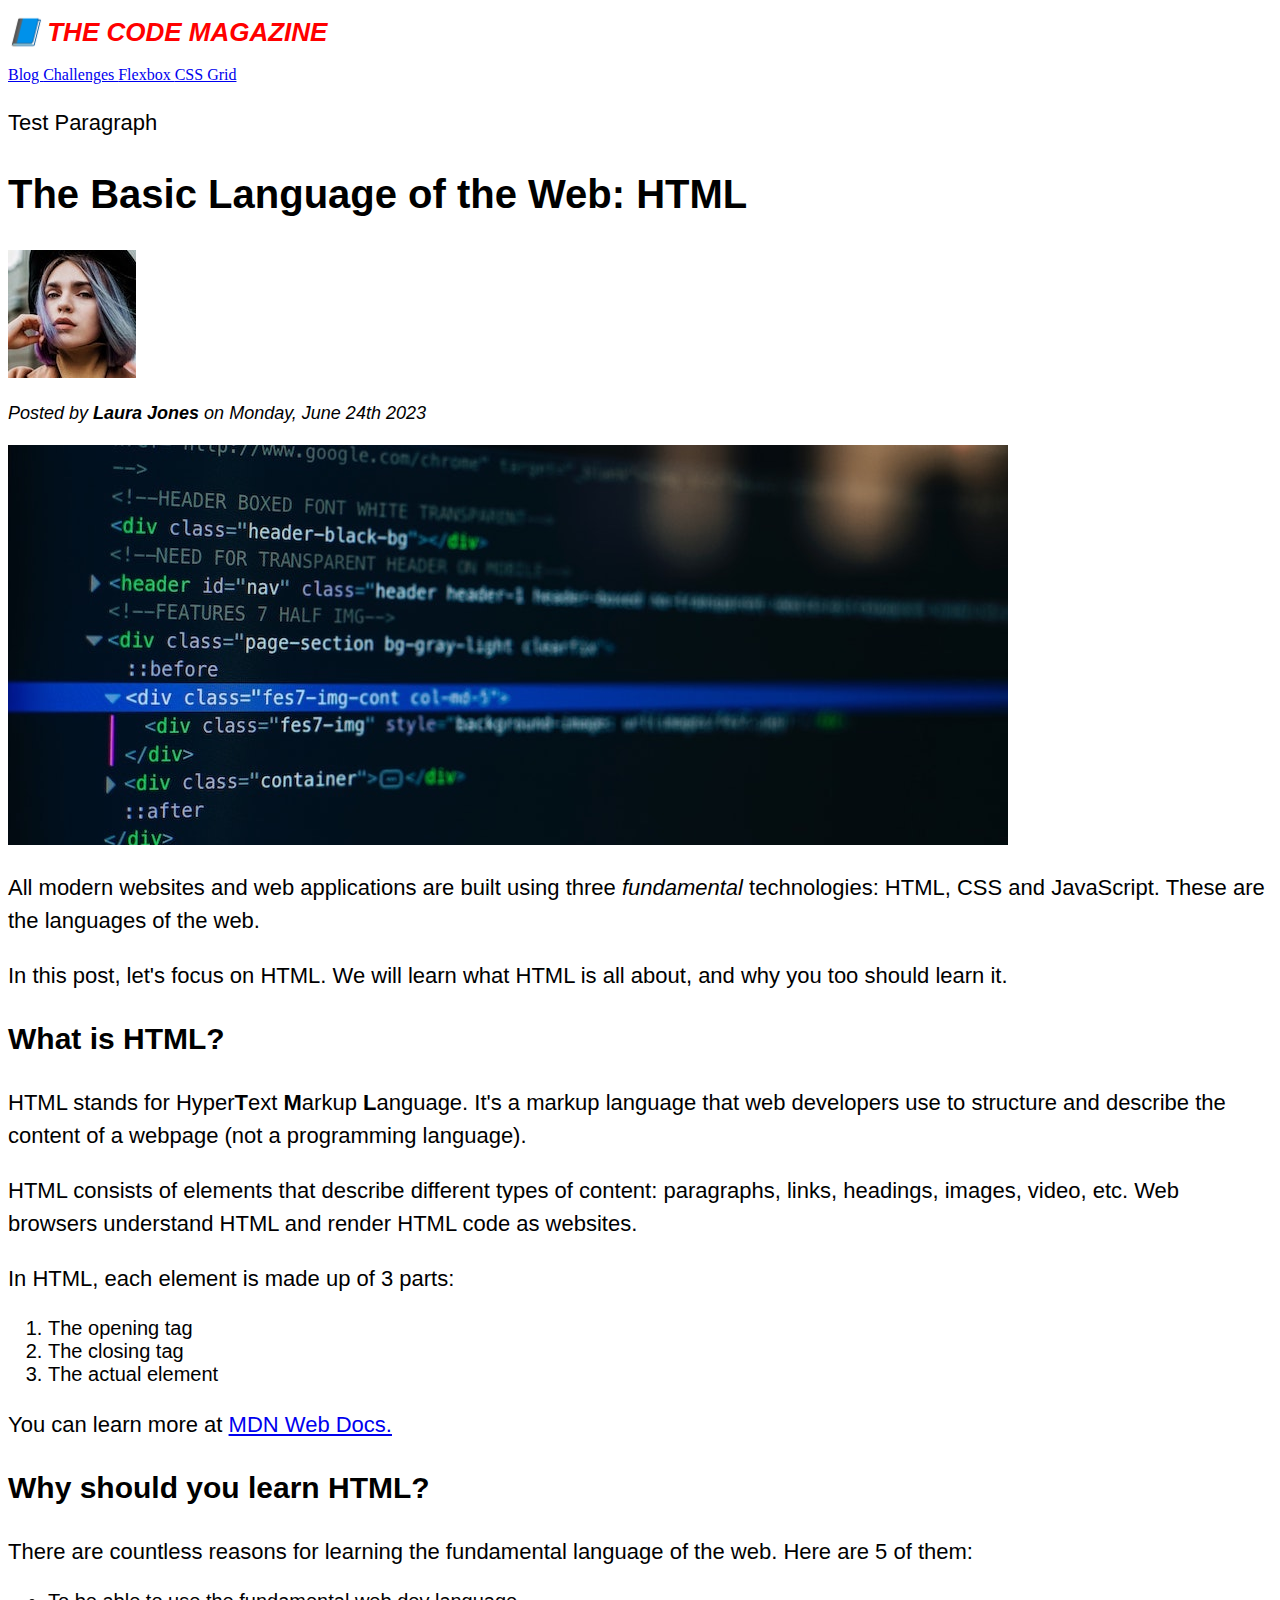
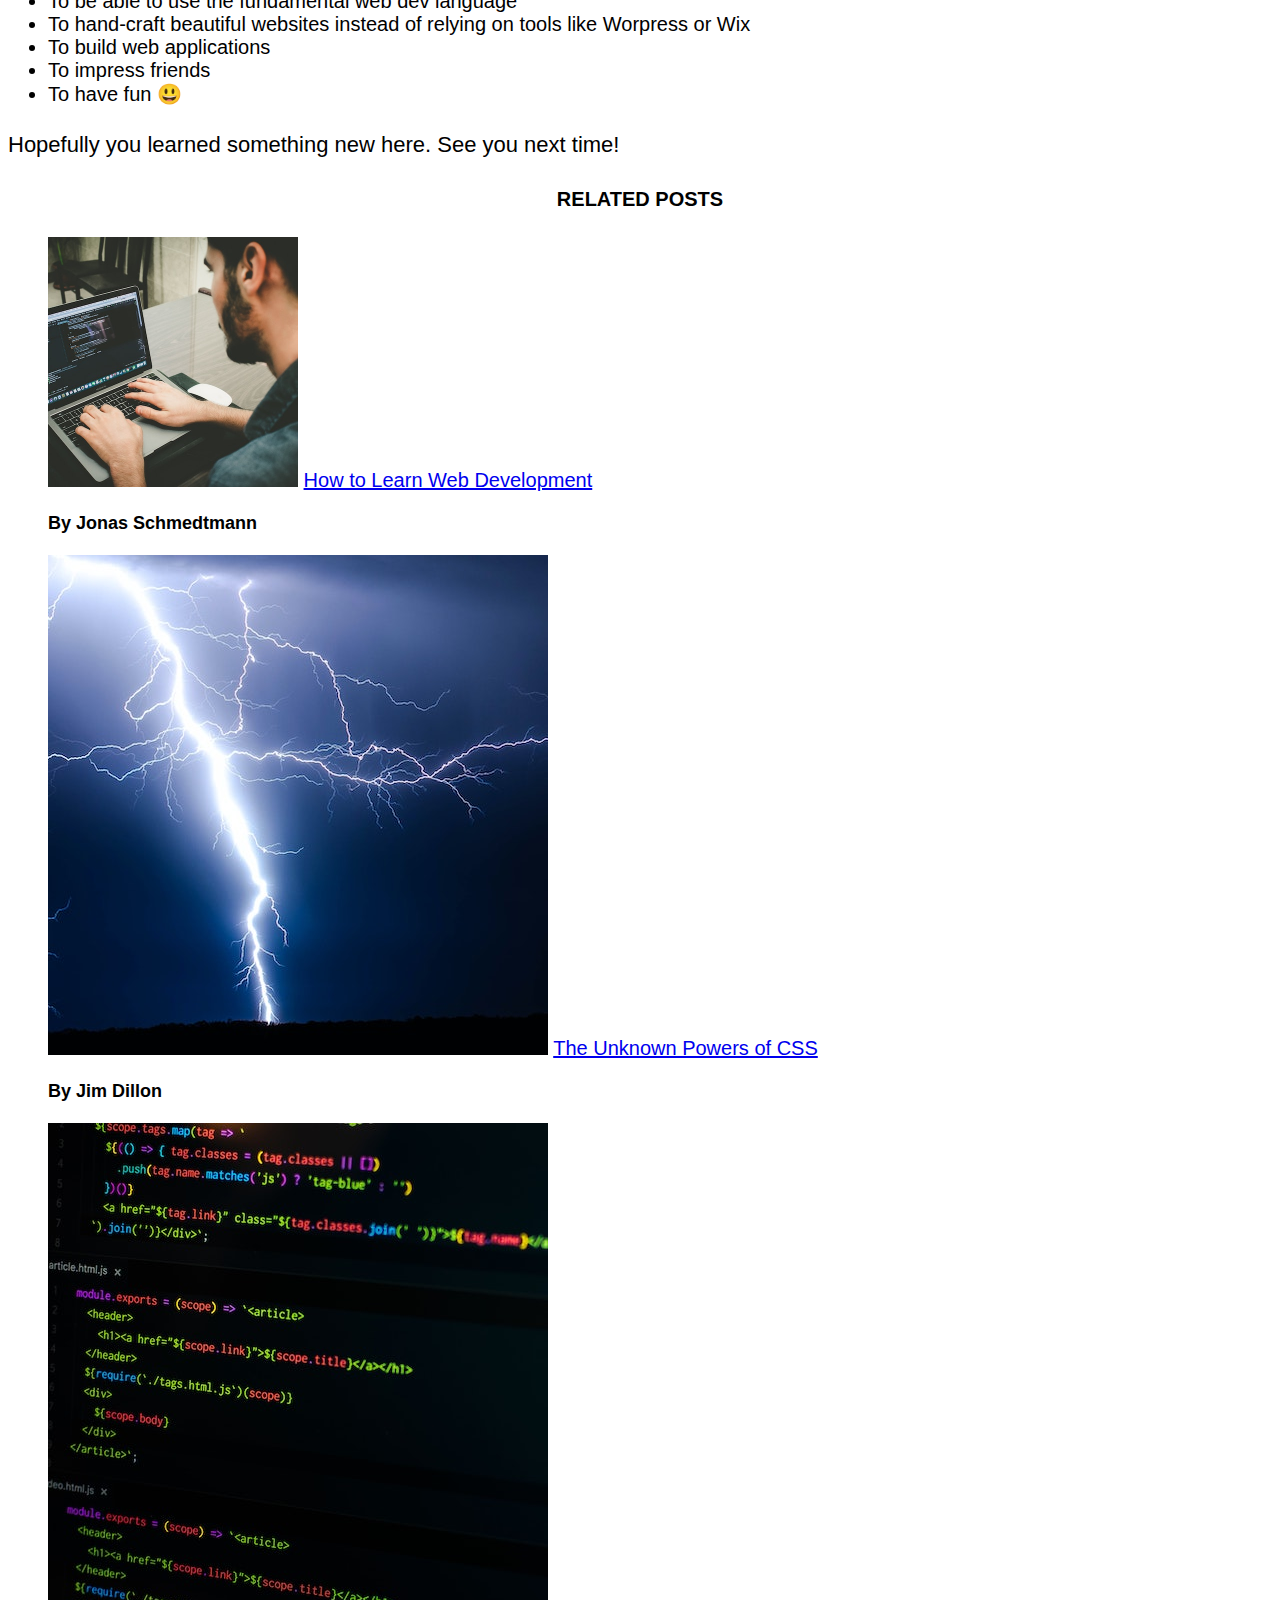
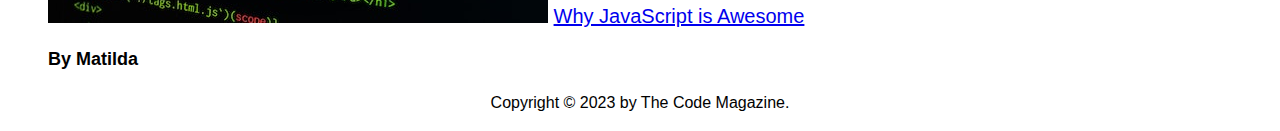
<file: 03-CSS_Fundamentals/index.html>
<!DOCTYPE html>
<html lang="en">
<head>
  <meta charset="UTF-8">
  <meta name="viewport" content="width=device-width, initial-scale=1.0">
  <title>The Code Magazine</title>

  <link rel="stylesheet" href="style.css">
  <!-- the link element is used to let the html document know that a css file is linked to it 
  so that we can modify the elements by the use of the css in an external way

  in case of html - the file by convention should be called index.html 
  but for css files we can call it whatever we want -->

  <!-- 
    so the thing is that we can write css code either in internal or in inline ways 
    but that would create problems in the future ,cause lets say we write the css in internal way so what will happen that if 
    there is 500+ lines of code in css it will bloat the entire html document 

    also we never mix internal and inline css together , we call it separation of concerns 
    Software engineering principles 


   -->
</head>


<body>

    <header>
        <h1>
          📘 The Code Magazine
        </h1>  

        <nav>
            <a href="#">
              Blog
            </a>
            <!-- Without the href attribute the anchor element is useless. if we put some content inside the a tag then it is just simle text  -->
            <!-- when we want to go the same page we are at , then we use # value in the href attribute -->
            <a href="#">
              Challenges
            </a>
            <a href="#">
              Flexbox
            </a>
            <a href="#">
              CSS Grid 
            </a>
        </nav>

        <p>Test Paragraph</p>

    </header>

    <article>


      <header>
          <h2>
            The Basic Language of the Web: HTML

          </h2>

          <img src="./img/laura-jones.jpg" alt="laura-jones" >
          <!-- for the width and height use half of the actual resolution like example 
          1000x1200 means height = 500 and width = 600  -->
          <p id="author">
            Posted by <strong>Laura Jones</strong> on Monday, June 24th 2023
          </p>
          <img src="./img/post-img.jpg" alt="post-img">
      </header>


      <p>
        All modern websites and web applications are built using three <em>fundamental</em> technologies: HTML, CSS and JavaScript. These are the languages of the web.
      </p>
      <p>
        In this post, let's focus on HTML. We will learn what HTML is all about, and why you too should learn it.
      </p>
      <h3>
        What is HTML?
      </h3>
      <p>
        HTML stands for <stong>H</stong>yper<strong>T</strong>ext <strong>M</strong>arkup <strong>L</strong>anguage. It's a markup language that web developers use to structure and describe the content of a webpage (not a programming language).
      </p>
      <p>
        HTML consists of elements that describe different types of content: paragraphs, links, headings, images, video, etc. Web browsers understand HTML and render HTML code as websites.
      </p>
      <p>
        In HTML, each element is made up of 3 parts:
      </p>
      <ol>
        <li>
          The opening tag
        </li>
        <li>
          The closing tag
        </li>
        <li>
          The actual element
        </li>
      </ol>
      <p>
        You can learn more at <a href="https://developer.mozilla.org/en-US/docs/Web/HTML" target="_blank">MDN Web Docs.</a>
      </p>
      <h3>
        Why should you learn HTML?
      </h3>
      <p>
        There are countless reasons for learning the fundamental language of the web. Here are 5 of them:
      </p>

      <ul>
        <li>
          To be able to use the fundamental web dev language
        </li>
        <li>
          To hand-craft beautiful websites instead of relying on tools like Worpress or Wix
        </li>
        <li>
          To build web applications
        </li>
        <li>
          To impress friends
        </li>
        <li>
          To have fun 😃
        </li>
      </ul>
      
      <p>
        Hopefully you learned something new here. See you next time!
      </p>
  </article>


<aside>
        <h4>
          Related posts
        </h4>
        <ul class="related">
          <li>
            <img src="./img/related-1.jpg" alt="related-1" width="250" height="250">
            <a href="index.html" target="_self">
              How to Learn Web Development
            </a>
            <p class="related_author">
              By Jonas Schmedtmann
            </p>
          </li>
          <li>
            <img src="./img/related-2.jpg" alt="related-2">
            <a href="index.html" target="_self">
              The Unknown Powers of CSS
            </a>
            <p class="related_author">
              By Jim Dillon
            </p>
          </li>
          <li>
            <img src="./img/related-3.jpg" alt="related-3">
            <a href="index.html" target="_self">
              Why JavaScript is Awesome
            </a>
            <p class="related_author">
              By Matilda
            </p>
          </li>

        </ul>
  </aside>

  <footer>
    <p id="copyright">
      Copyright &copy; 2023 by The Code Magazine.
      <!-- we can use p tag also and here we are using it  -->
    </p>
   
  </footer>
</body>


</html>

<!-- it is very important to group elements into logical parts as it is important  in html 5 and also is used for styling in CSS  -->
<!-- aside element is used for secondary info to that of the primary info of a page  -->
</file>
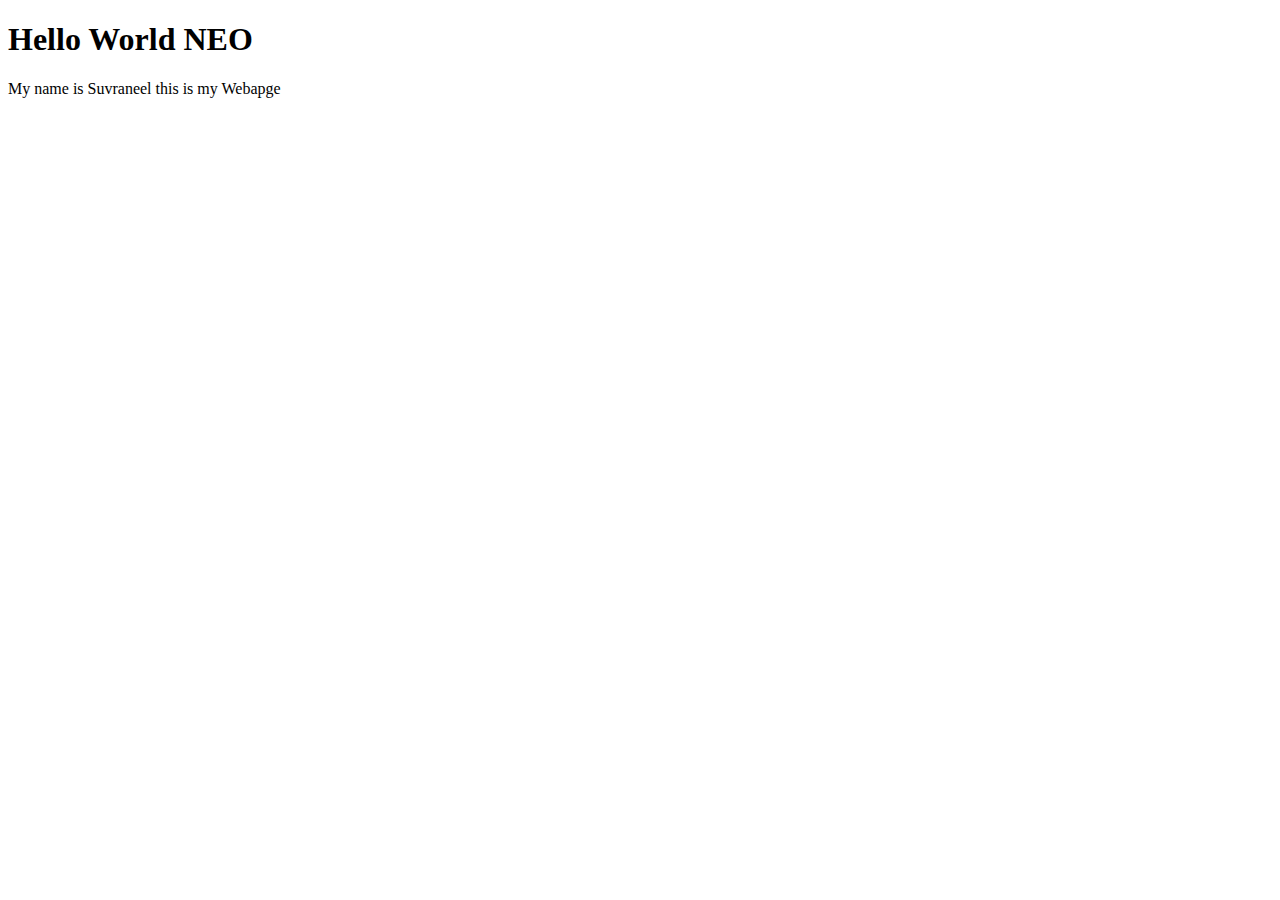
<file: O1_Welcome/index.html>
<!DOCTYPE html>
<html lang="en">
  <head>
    <meta charset="UTF-8" />
    <meta http-equiv="X-UA-Compatible" content="IE=edge" />
    <meta name="viewport" content="width=device-width, initial-scale=1.0" />
    <title>My Webapge</title>
  </head>
  <body>
    <h1>Hello World NEO</h1>
    <p>My name is Suvraneel this is my Webapge</p>
  </body>
</html>
<!-- index is the entry point 
to any website
all websites need to have an index.html file  -->
<!-- prettier extension helps us to format the code in a nice way  -->
</file>
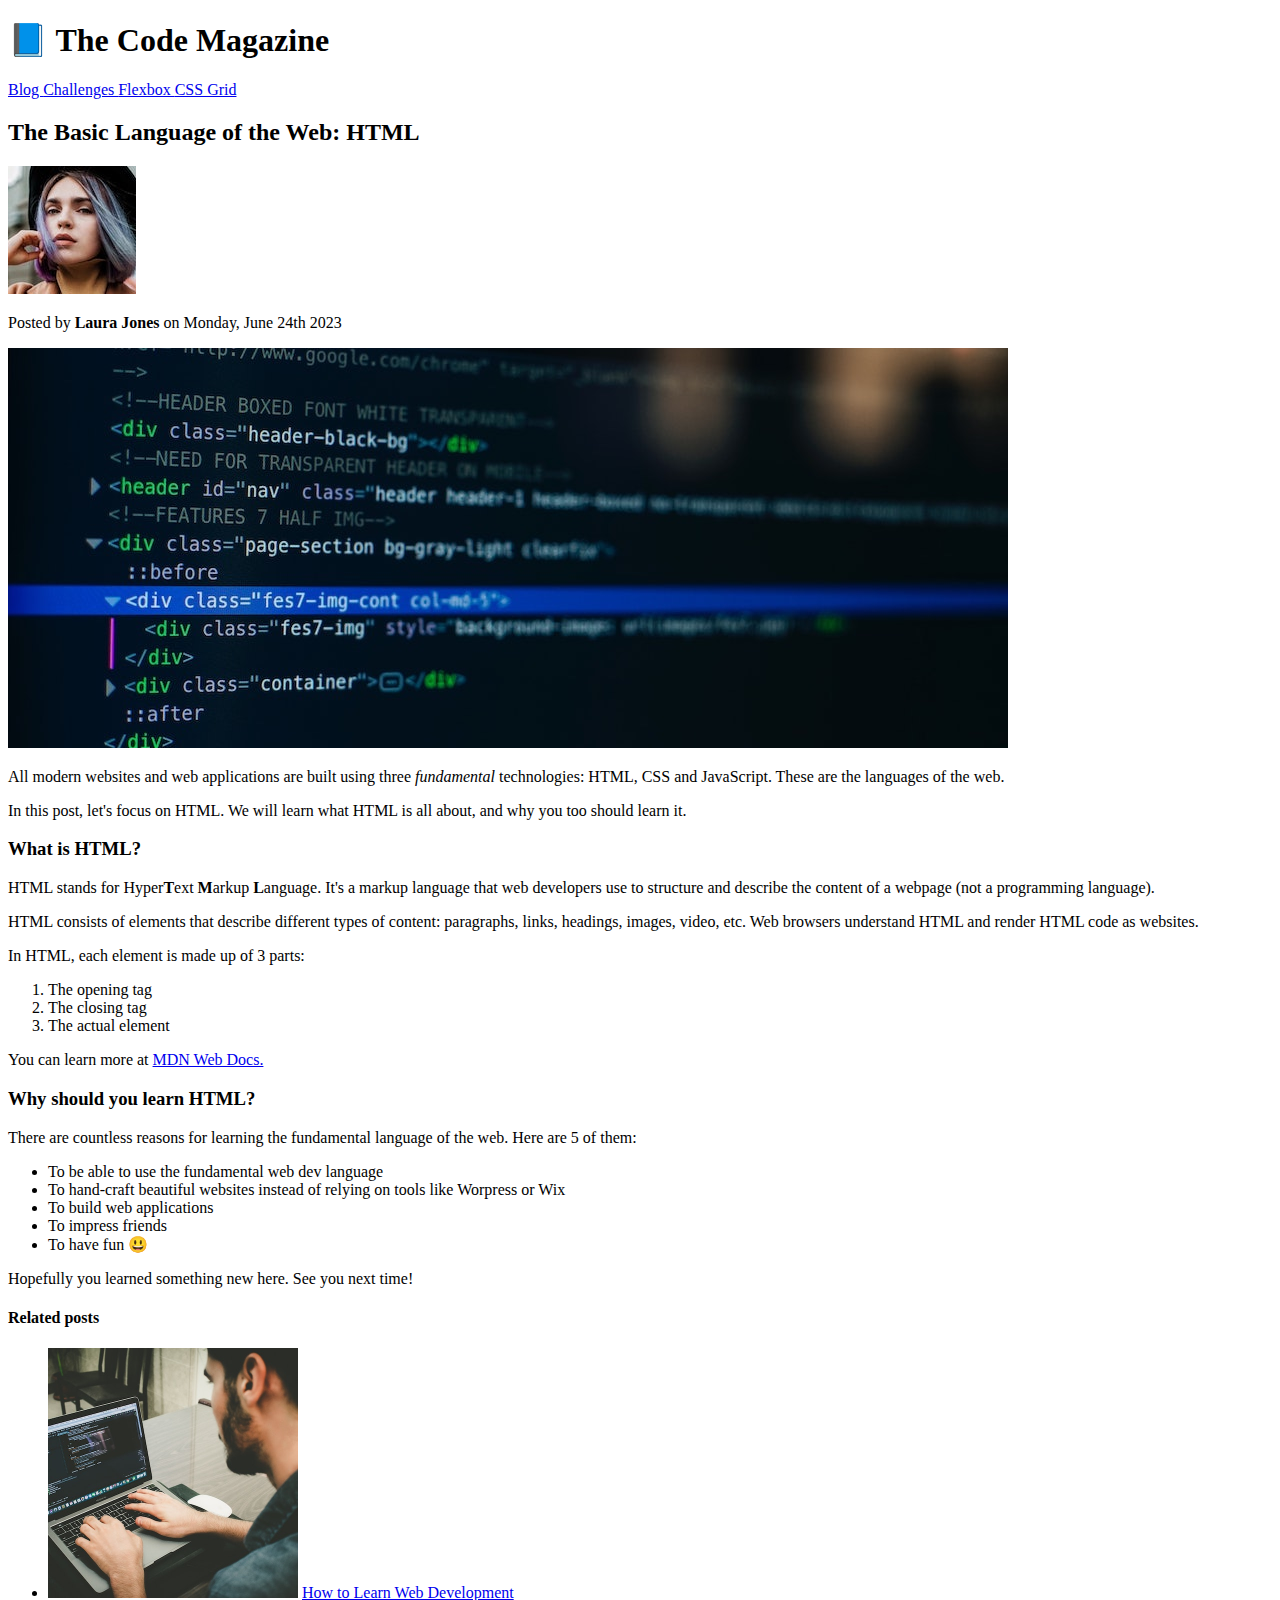
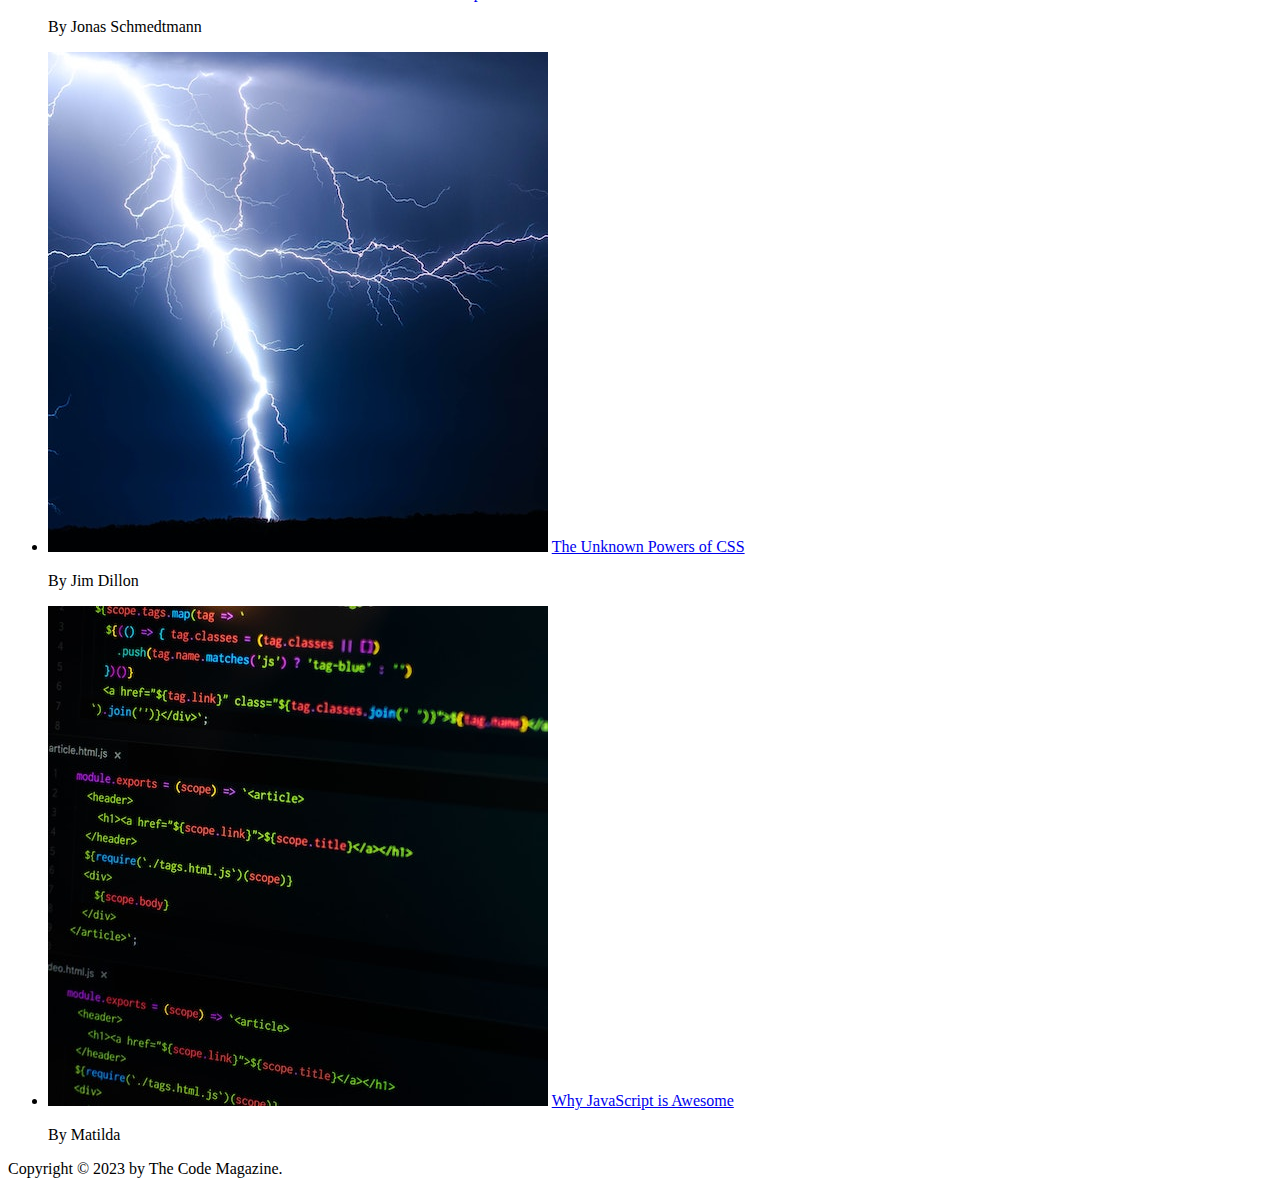
<file: O2_HTML_Fundamentals/index.html>
<!DOCTYPE html>
<html lang="en">
<head>
  <meta charset="UTF-8">
  <meta name="viewport" content="width=device-width, initial-scale=1.0">
  <title>The Code Magazine</title>
</head>


<body>

    <header>
        <h1>
          📘 The Code Magazine
        </h1>  

        <nav>
            <a href="Blog.html">
              Blog
            </a>
            <!-- Without the href attribute the anchor element is useless. if we put some content inside the a tag then it is just simle text  -->
            <!-- when we want to go the same page we are at , then we use # value in the href attribute -->
            <a href="#">
              Challenges
            </a>
            <a href="Flexbox.html">
              Flexbox
            </a>
            <a href="Css Grid.html">
              CSS Grid 
            </a>
        </nav>
    </header>

    <article>


      <header>
          <h2>
            The Basic Language of the Web: HTML

          </h2>

          <img src="./img/laura-jones.jpg" alt="laura-jones" >
          <!-- for the width and height use half of the actual resolution like example 
          1000x1200 means height = 500 and width = 600  -->
          <p>
            Posted by <strong>Laura Jones</strong> on Monday, June 24th 2023
          </p>
          <img src="./img/post-img.jpg" alt="post-img">
      </header>


      <p>
        All modern websites and web applications are built using three <em>fundamental</em> technologies: HTML, CSS and JavaScript. These are the languages of the web.
      </p>
      <p>
        In this post, let's focus on HTML. We will learn what HTML is all about, and why you too should learn it.
      </p>
      <h3>
        What is HTML?
      </h3>
      <p>
        HTML stands for <stong>H</stong>yper<strong>T</strong>ext <strong>M</strong>arkup <strong>L</strong>anguage. It's a markup language that web developers use to structure and describe the content of a webpage (not a programming language).
      </p>
      <p>
        HTML consists of elements that describe different types of content: paragraphs, links, headings, images, video, etc. Web browsers understand HTML and render HTML code as websites.
      </p>
      <p>
        In HTML, each element is made up of 3 parts:
      </p>
      <ol>
        <li>
          The opening tag
        </li>
        <li>
          The closing tag
        </li>
        <li>
          The actual element
        </li>
      </ol>
      <p>
        You can learn more at <a href="https://developer.mozilla.org/en-US/docs/Web/HTML" target="_blank">MDN Web Docs.</a>
      </p>
      <h3>
        Why should you learn HTML?
      </h3>
      <p>
        There are countless reasons for learning the fundamental language of the web. Here are 5 of them:
      </p>

      <ul>
        <li>
          To be able to use the fundamental web dev language
        </li>
        <li>
          To hand-craft beautiful websites instead of relying on tools like Worpress or Wix
        </li>
        <li>
          To build web applications
        </li>
        <li>
          To impress friends
        </li>
        <li>
          To have fun 😃
        </li>
      </ul>
      
      <p>
        Hopefully you learned something new here. See you next time!
      </p>
  </article>


<aside>
        <h4>
          Related posts
        </h4>
        <ul>
          <li>
            <img src="./img/related-1.jpg" alt="related-1" width="250" height="250">
            <a href="index.html" target="_self">
              How to Learn Web Development
            </a>
            <p>
              By Jonas Schmedtmann
            </p>
          </li>
          <li>
            <img src="./img/related-2.jpg" alt="related-2">
            <a href="index.html" target="_self">
              The Unknown Powers of CSS
            </a>
            <p>
              By Jim Dillon
            </p>
          </li>
          <li>
            <img src="./img/related-3.jpg" alt="related-3">
            <a href="index.html" target="_self">
              Why JavaScript is Awesome
            </a>
            <p>
              By Matilda
            </p>
          </li>

        </ul>
  </aside>

  <footer>
    Copyright &copy; 2023 by The Code Magazine.
    <!-- we can use p tag also  -->
  </footer>
</body>


</html>

<!-- it is very important to group elements into logical parts as it is important  in html 5 and also is used for styling in CSS  -->
<!-- aside element is used for secondary info to that of the primary info of a page  -->
</file>
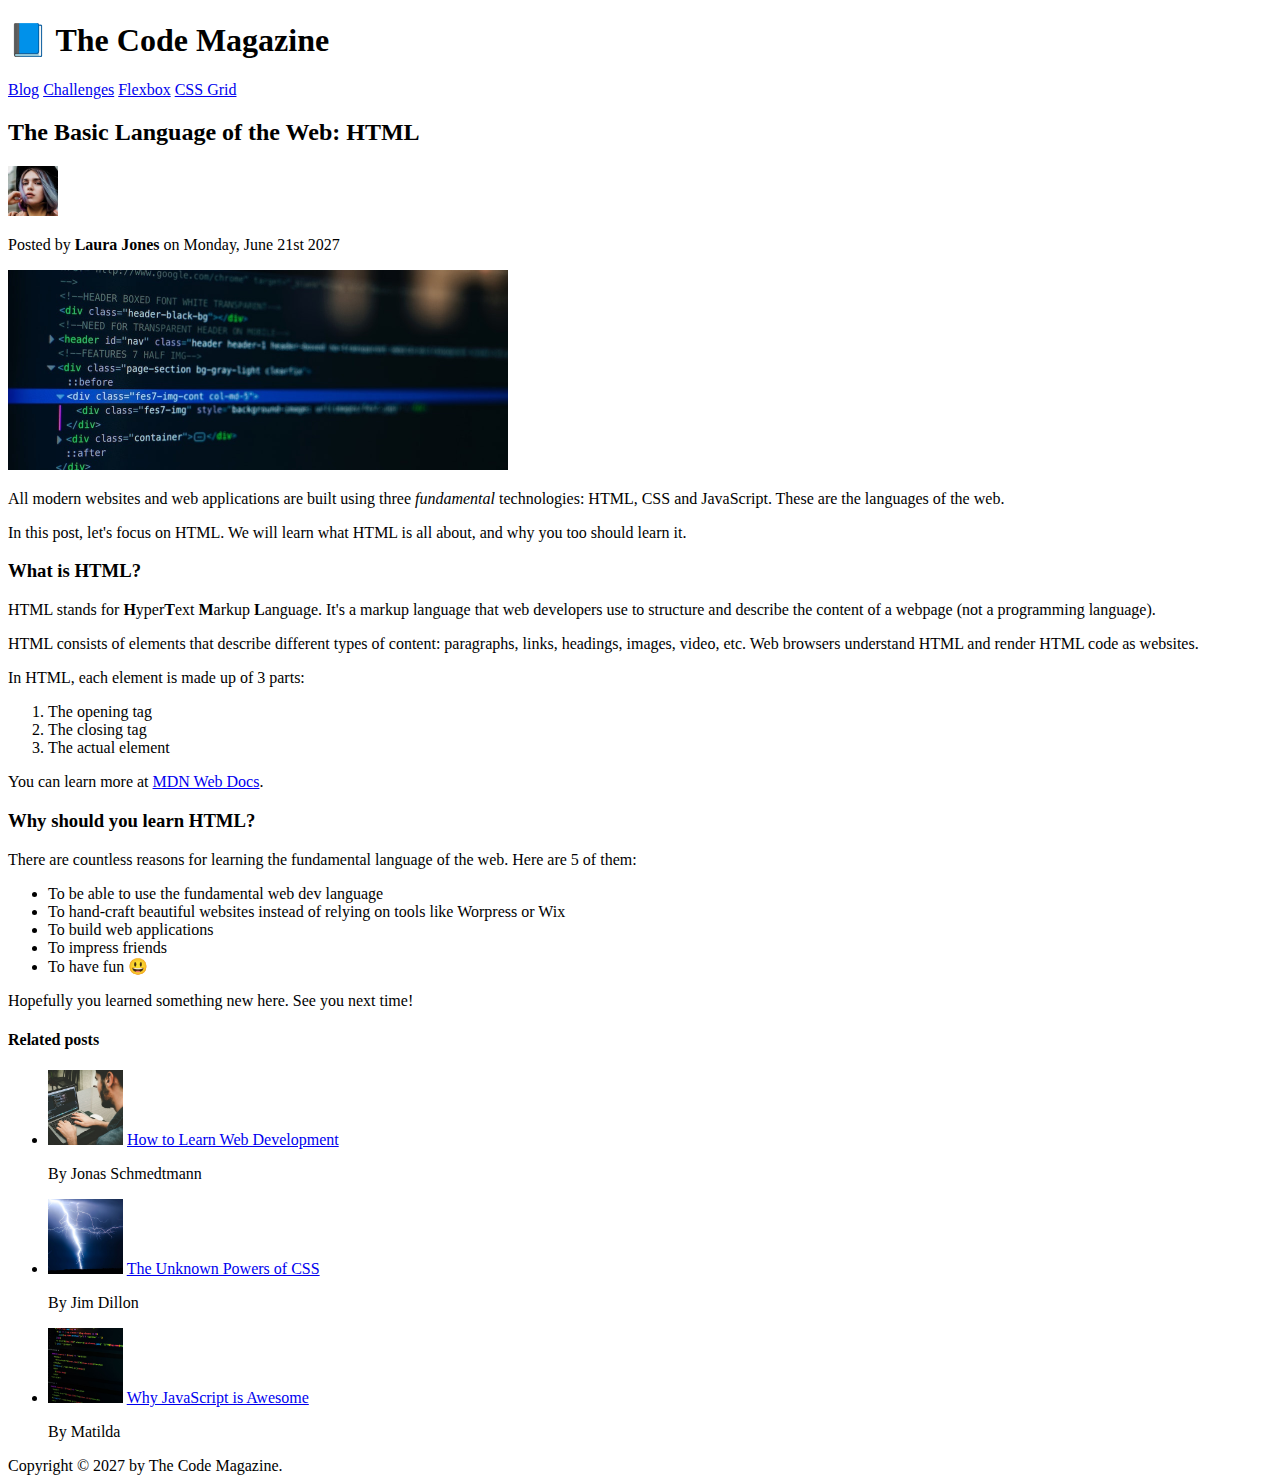
<file: starter/03-CSS-Fundamentals/index.html>
<!DOCTYPE html>
<html lang="en">
  <head>
    <meta charset="UTF-8" />
    <title>The Basic Language of the Web: HTML</title>
  </head>

  <body>
    <!--
    <h1>The Basic Language of the Web: HTML</h1>
    <h2>The Basic Language of the Web: HTML</h2>
    <h3>The Basic Language of the Web: HTML</h3>
    <h4>The Basic Language of the Web: HTML</h4>
    <h5>The Basic Language of the Web: HTML</h5>
    <h6>The Basic Language of the Web: HTML</h6>
    -->

    <header>
      <h1>📘 The Code Magazine</h1>

      <nav>
        <a href="blog.html">Blog</a>
        <a href="#">Challenges</a>
        <a href="#">Flexbox</a>
        <a href="#">CSS Grid</a>
      </nav>
    </header>

    <article>
      <header>
        <h2>The Basic Language of the Web: HTML</h2>

        <img
          src="img/laura-jones.jpg"
          alt="Headshot of Laura Jones"
          height="50"
          width="50"
        />

        <p>Posted by <strong>Laura Jones</strong> on Monday, June 21st 2027</p>

        <img
          src="img/post-img.jpg"
          alt="HTML code on a screen"
          width="500"
          height="200"
        />
      </header>

      <p>
        All modern websites and web applications are built using three
        <em>fundamental</em>
        technologies: HTML, CSS and JavaScript. These are the languages of the
        web.
      </p>

      <p>
        In this post, let's focus on HTML. We will learn what HTML is all about,
        and why you too should learn it.
      </p>

      <h3>What is HTML?</h3>
      <p>
        HTML stands for <strong>H</strong>yper<strong>T</strong>ext
        <strong>M</strong>arkup <strong>L</strong>anguage. It's a markup
        language that web developers use to structure and describe the content
        of a webpage (not a programming language).
      </p>
      <p>
        HTML consists of elements that describe different types of content:
        paragraphs, links, headings, images, video, etc. Web browsers understand
        HTML and render HTML code as websites.
      </p>
      <p>In HTML, each element is made up of 3 parts:</p>

      <ol>
        <li>The opening tag</li>
        <li>The closing tag</li>
        <li>The actual element</li>
      </ol>

      <p>
        You can learn more at
        <a
          href="https://developer.mozilla.org/en-US/docs/Web/HTML"
          target="_blank"
          >MDN Web Docs</a
        >.
      </p>

      <h3>Why should you learn HTML?</h3>

      <p>
        There are countless reasons for learning the fundamental language of the
        web. Here are 5 of them:
      </p>

      <ul>
        <li>To be able to use the fundamental web dev language</li>
        <li>
          To hand-craft beautiful websites instead of relying on tools like
          Worpress or Wix
        </li>
        <li>To build web applications</li>
        <li>To impress friends</li>
        <li>To have fun 😃</li>
      </ul>

      <p>Hopefully you learned something new here. See you next time!</p>
    </article>

    <aside>
      <h4>Related posts</h4>

      <ul>
        <li>
          <img
            src="img/related-1.jpg"
            alt="Person programming"
            width="75"
            width="75"
          />
          <a href="#">How to Learn Web Development</a>
          <p>By Jonas Schmedtmann</p>
        </li>
        <li>
          <img src="img/related-2.jpg" alt="Lightning" width="75" heigth="75" />
          <a href="#">The Unknown Powers of CSS</a>
          <p>By Jim Dillon</p>
        </li>
        <li>
          <img
            src="img/related-3.jpg"
            alt="JavaScript code on a screen"
            width="75"
            height="75"
          />
          <a href="#">Why JavaScript is Awesome</a>
          <p>By Matilda</p>
        </li>
      </ul>
    </aside>

    <footer>Copyright &copy; 2027 by The Code Magazine.</footer>
  </body>
</html>
</file>
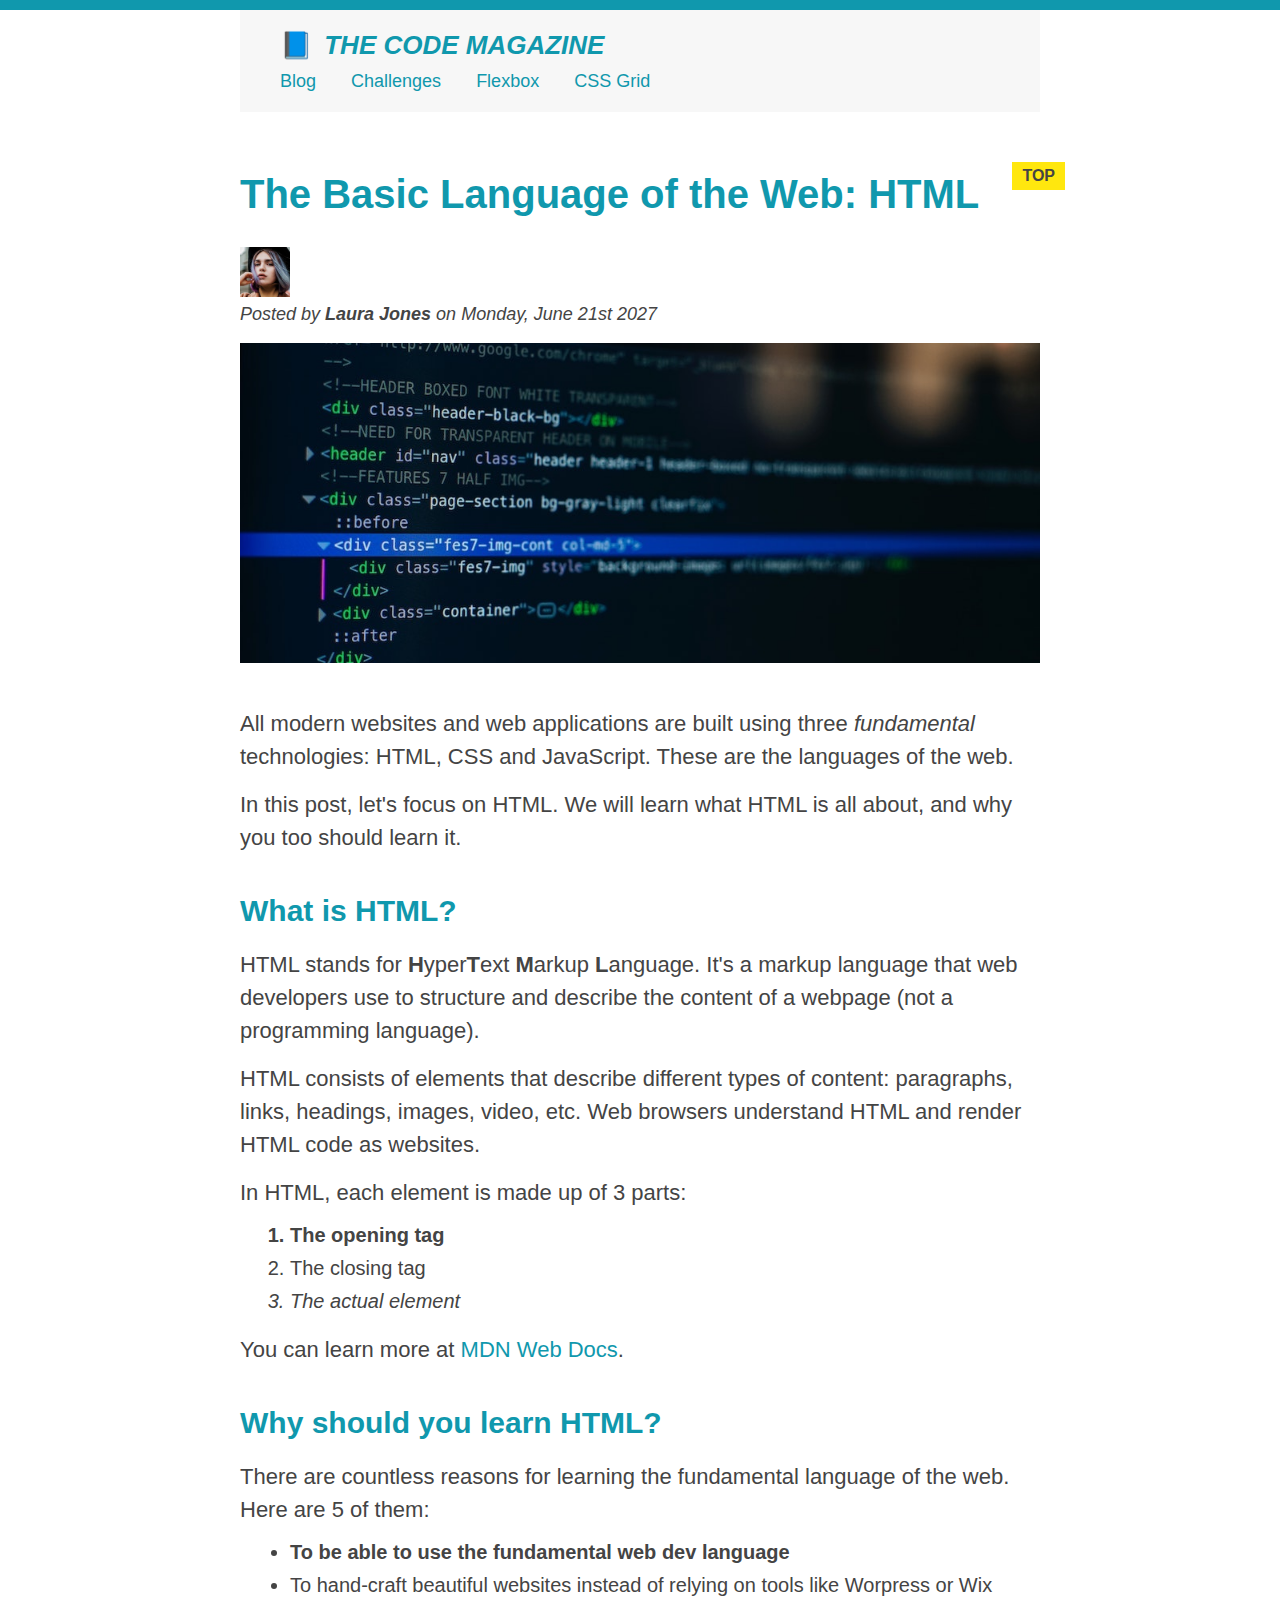
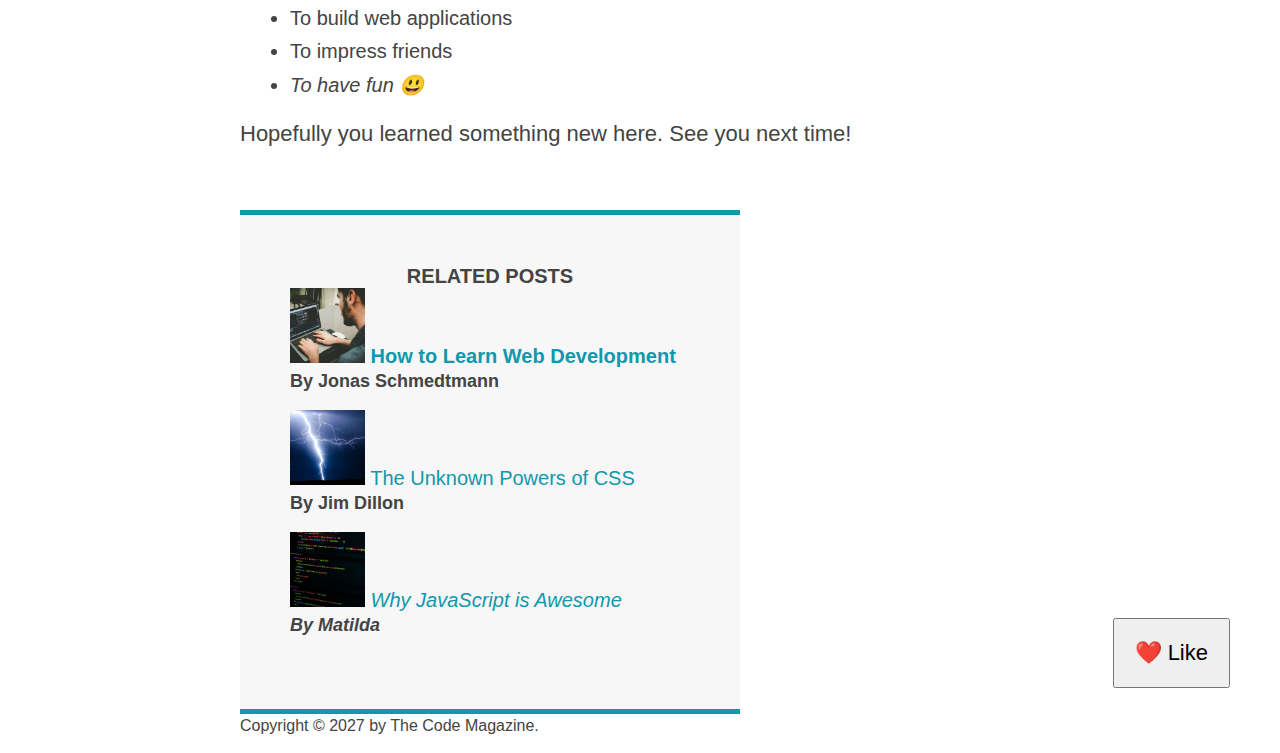
<file: starter/04-CSS-Layouts/index.html>
<!DOCTYPE html>
<html lang="en">
  <head>
    <meta charset="UTF-8" />
    <link href="style.css" rel="stylesheet" />

    <title>The Basic Language of the Web: HTML</title>
  </head>

  <body>
    <!--
    <h1>The Basic Language of the Web: HTML</h1>
    <h2>The Basic Language of the Web: HTML</h2>
    <h3>The Basic Language of the Web: HTML</h3>
    <h4>The Basic Language of the Web: HTML</h4>
    <h5>The Basic Language of the Web: HTML</h5>
    <h6>The Basic Language of the Web: HTML</h6>
    -->

    <div class="container">
      <header class="main-header">
        <h1>📘 The Code Magazine</h1>

        <nav>
          <!-- <strong>This is the navigation</strong> -->
          <a href="blog.html">Blog</a>
          <a href="#">Challenges</a>
          <a href="#">Flexbox</a>
          <a href="#">CSS Grid</a>
        </nav>
      </header>

      <article>
        <header class="post-header">
          <h2>The Basic Language of the Web: HTML</h2>

          <img
            src="img/laura-jones.jpg"
            alt="Headshot of Laura Jones"
            height="50"
            width="50"
          />

          <p id="author">
            Posted by <strong>Laura Jones</strong> on Monday, June 21st 2027
          </p>

          <img
            src="img/post-img.jpg"
            alt="HTML code on a screen"
            width="500"
            height="200"
            class="post-img"
          />
          <button>❤️ Like</button>
        </header>

        <p>
          All modern websites and web applications are built using three
          <em>fundamental</em>
          technologies: HTML, CSS and JavaScript. These are the languages of the
          web.
        </p>

        <p>
          In this post, let's focus on HTML. We will learn what HTML is all
          about, and why you too should learn it.
        </p>

        <h3>What is HTML?</h3>
        <p>
          HTML stands for <strong>H</strong>yper<strong>T</strong>ext
          <strong>M</strong>arkup <strong>L</strong>anguage. It's a markup
          language that web developers use to structure and describe the content
          of a webpage (not a programming language).
        </p>
        <p>
          HTML consists of elements that describe different types of content:
          paragraphs, links, headings, images, video, etc. Web browsers
          understand HTML and render HTML code as websites.
        </p>
        <p>In HTML, each element is made up of 3 parts:</p>

        <ol>
          <li class="first-li">The opening tag</li>
          <li>The closing tag</li>
          <li>The actual element</li>
        </ol>

        <p>
          You can learn more at
          <a
            href="https://developer.mozilla.org/en-US/docs/Web/HTML"
            target="_blank"
            >MDN Web Docs</a
          >.
        </p>

        <h3>Why should you learn HTML?</h3>

        <p>
          There are countless reasons for learning the fundamental language of
          the web. Here are 5 of them:
        </p>

        <ul>
          <li class="first-li">
            To be able to use the fundamental web dev language
          </li>
          <li>
            To hand-craft beautiful websites instead of relying on tools like
            Worpress or Wix
          </li>
          <li>To build web applications</li>
          <li>To impress friends</li>
          <li>To have fun 😃</li>
        </ul>

        <p>Hopefully you learned something new here. See you next time!</p>
      </article>

      <aside>
        <h4>Related posts</h4>

        <ul class="related">
          <li>
            <img
              src="img/related-1.jpg"
              alt="Person programming"
              width="75"
              height="75"
            />
            <a href="#">How to Learn Web Development</a>
            <p class="related-author">By Jonas Schmedtmann</p>
          </li>
          <li>
            <img
              src="img/related-2.jpg"
              alt="Lightning"
              width="75"
              height="75"
            />
            <a href="#">The Unknown Powers of CSS</a>
            <p class="related-author">By Jim Dillon</p>
          </li>
          <li>
            <img
              src="img/related-3.jpg"
              alt="JavaScript code on a screen"
              width="75"
              height="75"
            />
            <a href="#">Why JavaScript is Awesome</a>
            <p class="related-author">By Matilda</p>
          </li>
        </ul>
      </aside>

      <footer>
        <p id="copyright" class="copyright text">
          Copyright &copy; 2027 by The Code Magazine.
        </p>
      </footer>
    </div>
  </body>
</html>
</file>
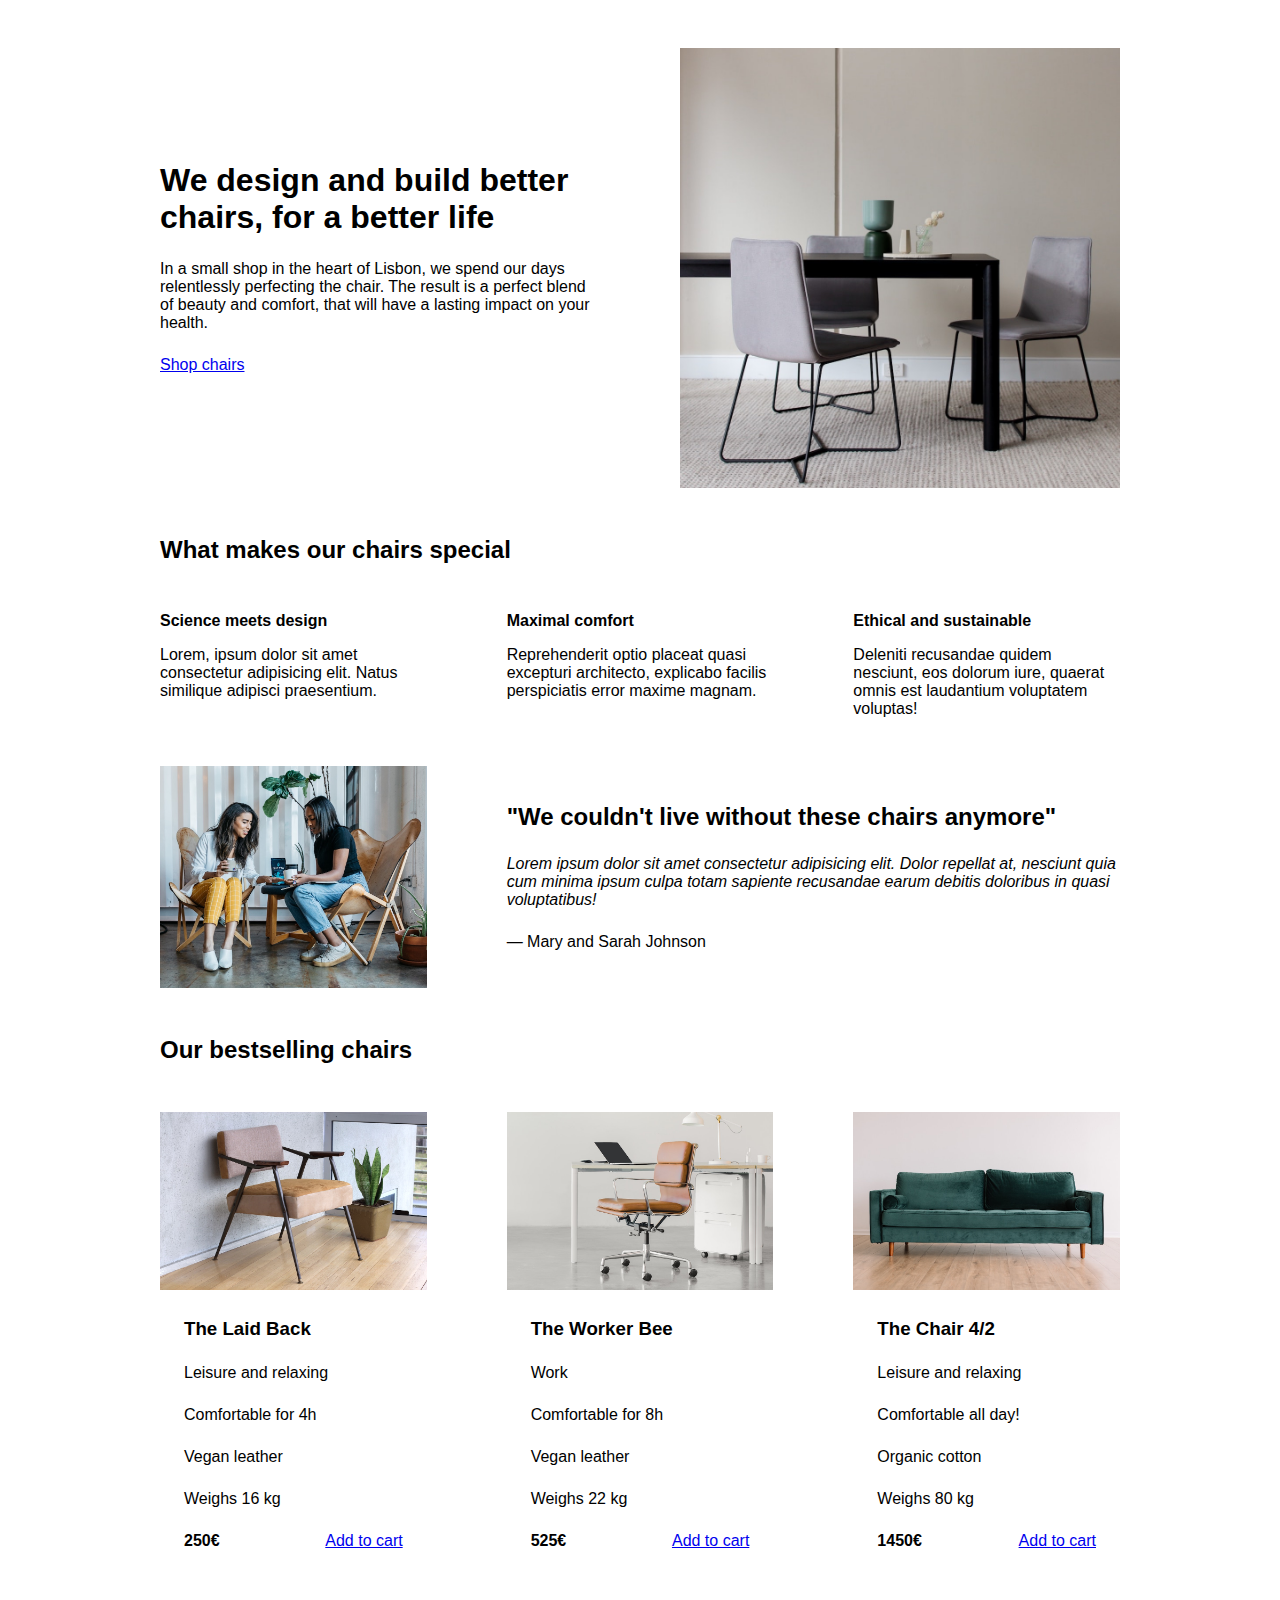
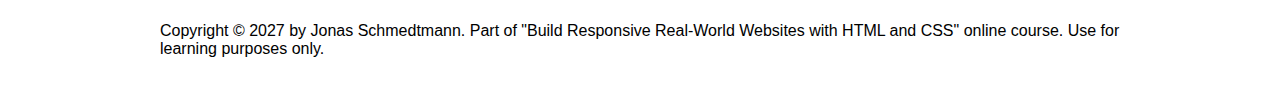
<file: starter/05-Design/index.html>
<!DOCTYPE html>
<html lang="en">
  <head>
    <meta charset="UTF-8" />
    <meta http-equiv="X-UA-Compatible" content="IE=edge" />
    <meta name="viewport" content="width=device-width, initial-scale=1.0" />

    <link rel="stylesheet" href="style.css" />
    <title>Lisbon Chair Shop</title>
  </head>
  <body>
    <div class="container">
      <header>
        <div class="header-text-box">
          <h1>We design and build better chairs, for a better life</h1>
          <p class="header-text">
            In a small shop in the heart of Lisbon, we spend our days
            relentlessly perfecting the chair. The result is a perfect blend of
            beauty and comfort, that will have a lasting impact on your health.
          </p>
          <a class="btn btn--big" href="#">Shop chairs</a>
        </div>
        <img src="hero.jpg" alt="Photo" />
      </header>

      <section>
        <h2>What makes our chairs special</h2>
        <div class="grid-3-cols">
          <div>
            <p class="features-title"><strong>Science meets design</strong></p>
            <p class="features-text">
              Lorem, ipsum dolor sit amet consectetur adipisicing elit. Natus
              similique adipisci praesentium.
            </p>
          </div>

          <div>
            <p class="features-title">
              <strong>Maximal comfort</strong>
            </p>
            <p class="features-text">
              Reprehenderit optio placeat quasi excepturi architecto, explicabo
              facilis perspiciatis error maxime magnam.
            </p>
          </div>

          <div>
            <p class="features-title">
              <strong>Ethical and sustainable</strong>
            </p>
            <p class="features-text">
              Deleniti recusandae quidem nesciunt, eos dolorum iure, quaerat
              omnis est laudantium voluptatem voluptas!
            </p>
          </div>
        </div>
      </section>

      <section class="testimonial-section">
        <div class="grid-3-cols">
          <img src="customers.jpg" alt="People sitting on chairs" />
          <div class="testimonial-box">
            <h2>"We couldn't live without these chairs anymore"</h2>
            <blockquote class="testimonial-text">
              Lorem ipsum dolor sit amet consectetur adipisicing elit. Dolor
              repellat at, nesciunt quia cum minima ipsum culpa totam sapiente
              recusandae earum debitis doloribus in quasi voluptatibus!
            </blockquote>
            <p class="testimonial-author">&mdash; Mary and Sarah Johnson</p>
          </div>
        </div>
      </section>

      <section>
        <h2>Our bestselling chairs</h2>
        <div class="grid-3-cols">
          <figure class="chair">
            <img src="chair-1.jpg" alt="Chair" />
            <div class="chair-box">
              <h3>The Laid Back</h3>
              <ul class="chair-details">
                <li>
                  <!-- Span is a generic INLINE text element, it doesn't have any meaning. It's like a div element, but inline -->
                  <span>Leisure and relaxing</span>
                </li>
                <li>
                  <span>Comfortable for 4h</span>
                </li>
                <li>
                  <span>Vegan leather</span>
                </li>
                <li>
                  <span>Weighs 16 kg</span>
                </li>
              </ul>
              <div class="chair-price">
                <strong>250€</strong>
                <a href="#" class="btn btn--small">Add to cart</a>
              </div>
            </div>
          </figure>

          <figure class="chair">
            <img src="chair-2.jpg" alt="Chair" />
            <div class="chair-box">
              <h3>The Worker Bee</h3>
              <ul class="chair-details">
                <li>
                  <span>Work</span>
                </li>
                <li>
                  <span>Comfortable for 8h</span>
                </li>
                <li>
                  <span>Vegan leather</span>
                </li>
                <li>
                  <span>Weighs 22 kg</span>
                </li>
              </ul>
              <div class="chair-price">
                <strong>525€</strong>
                <a href="#" class="btn btn--small">Add to cart</a>
              </div>
            </div>
          </figure>

          <figure class="chair">
            <img src="chair-3.jpg" alt="Chair" />
            <div class="chair-box">
              <h3>The Chair 4/2</h3>
              <ul class="chair-details">
                <li>
                  <span>Leisure and relaxing</span>
                </li>
                <li>
                  <span>Comfortable all day!</span>
                </li>
                <li>
                  <span>Organic cotton</span>
                </li>
                <li>
                  <span>Weighs 80 kg</span>
                </li>
              </ul>
              <div class="chair-price">
                <strong>1450€</strong>
                <a href="#" class="btn btn--small">Add to cart</a>
              </div>
            </div>
          </figure>
        </div>
      </section>

      <footer>
        Copyright &copy; 2027 by Jonas Schmedtmann. Part of "Build Responsive
        Real-World Websites with HTML and CSS" online course. Use for learning
        purposes only.
      </footer>
    </div>
  </body>
</html>
</file>
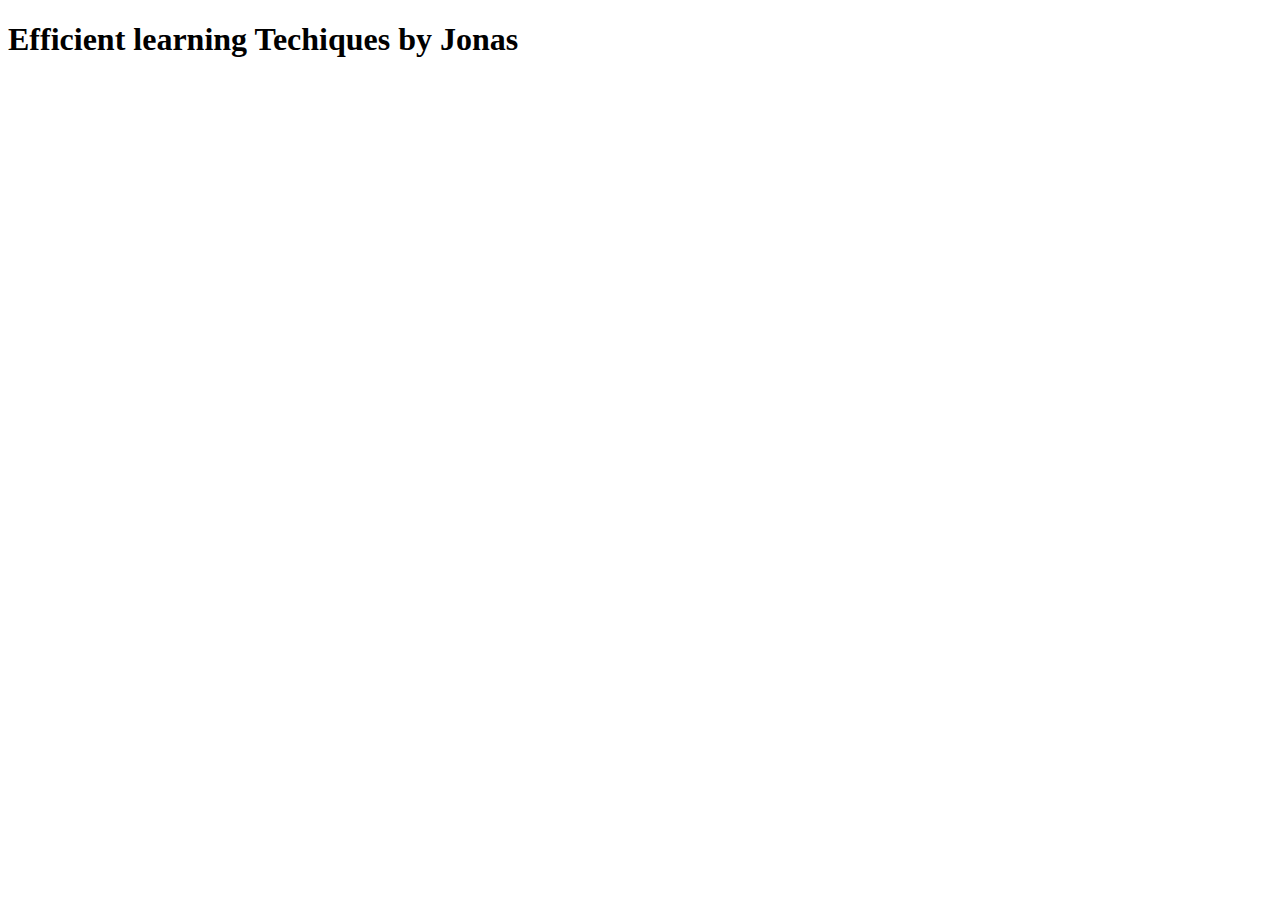
<file: O1_Welcome/LearningTechniques.html>
<!DOCTYPE html>
<html lang="en">
  <head>
    <meta charset="UTF-8" />
    <meta http-equiv="X-UA-Compatible" content="IE=edge" />
    <meta name="viewport" content="width=device-width, initial-scale=1.0" />
    <title>Learning Techiques</title>
  </head>
  <body>
    <h1>Efficient learning Techiques by Jonas</h1>
  </body>
</html>
</file>
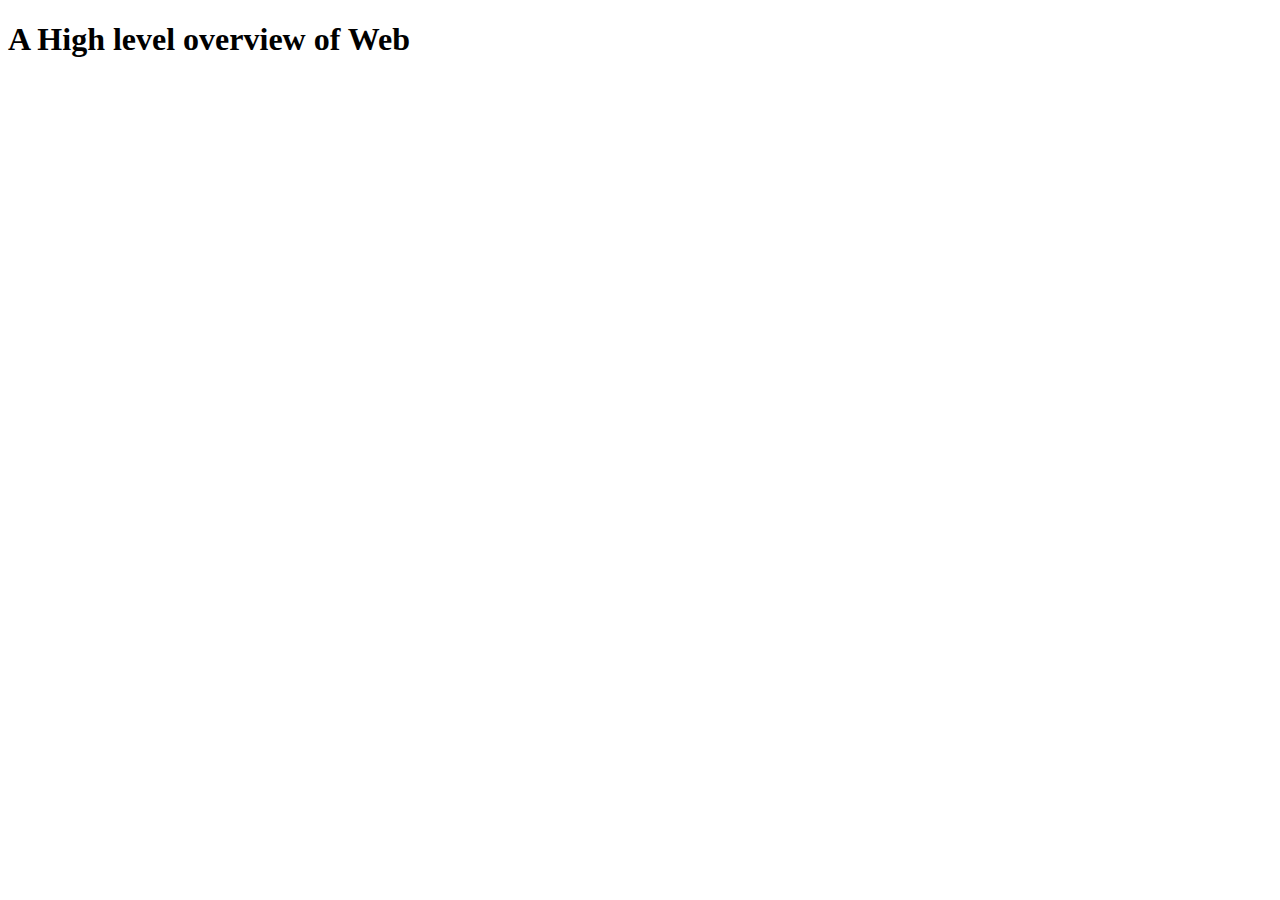
<file: O1_Welcome/web.html>
<!DOCTYPE html>
<html lang="en">
  <head>
    <meta charset="UTF-8" />
    <meta http-equiv="X-UA-Compatible" content="IE=edge" />
    <meta name="viewport" content="width=device-width, initial-scale=1.0" />
    <title>Overview of Web</title>
  </head>
  <body>
    <h1>A High level overview of Web</h1>
  </body>
</html>
</file>
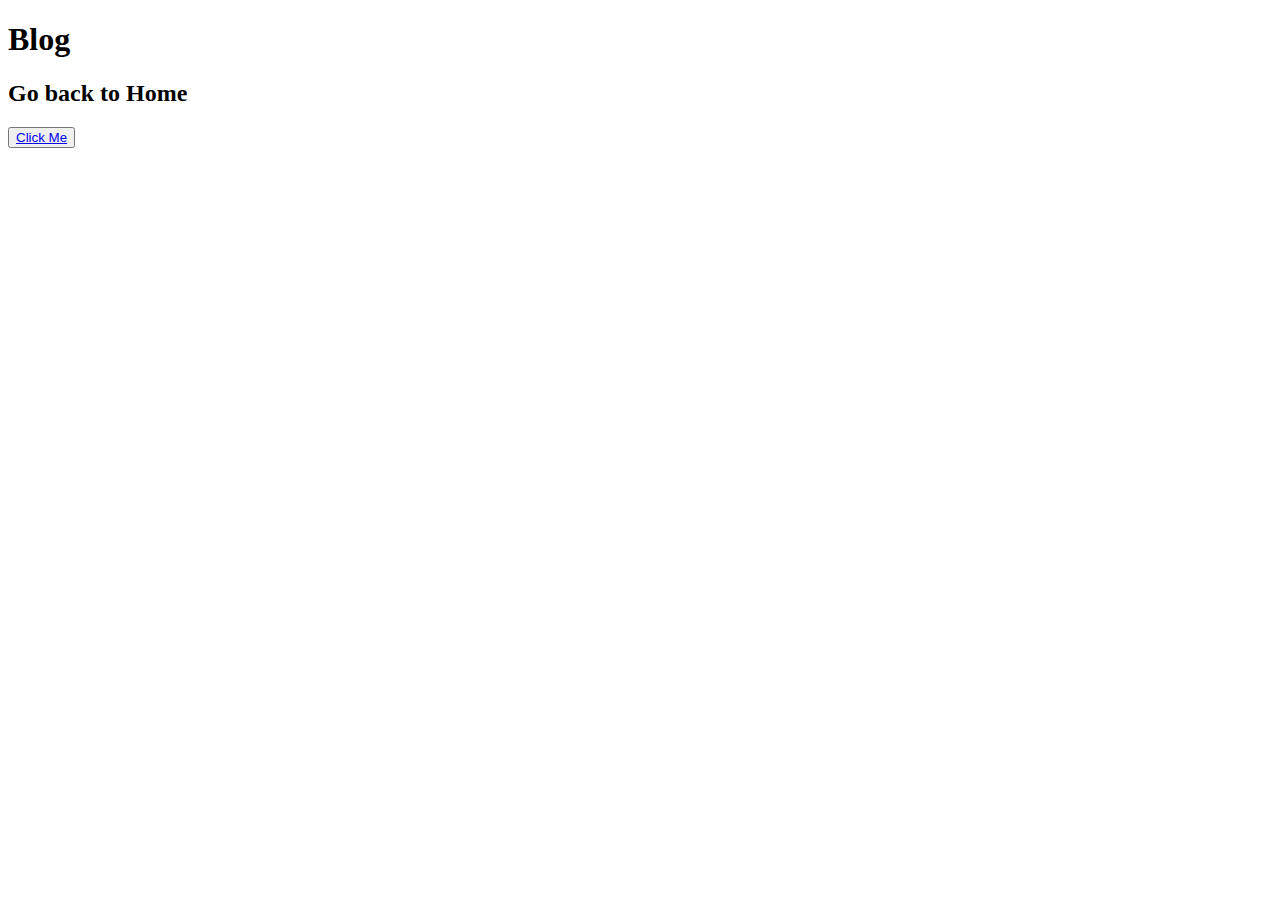
<file: O2_HTML_Fundamentals/Blog.html>
<!DOCTYPE html>
<html lang="en">
<head>
  <meta charset="UTF-8">
  <meta name="viewport" content="width=device-width, initial-scale=1.0">
  <title>Blog</title>
</head>


<body>

  <h1>
    Blog
  </h1>

  <h2>
    Go back to Home
  </h2>
  <button>
    <a href="index.html">Click Me</a>
  </button>
</body>
</html>
</file>
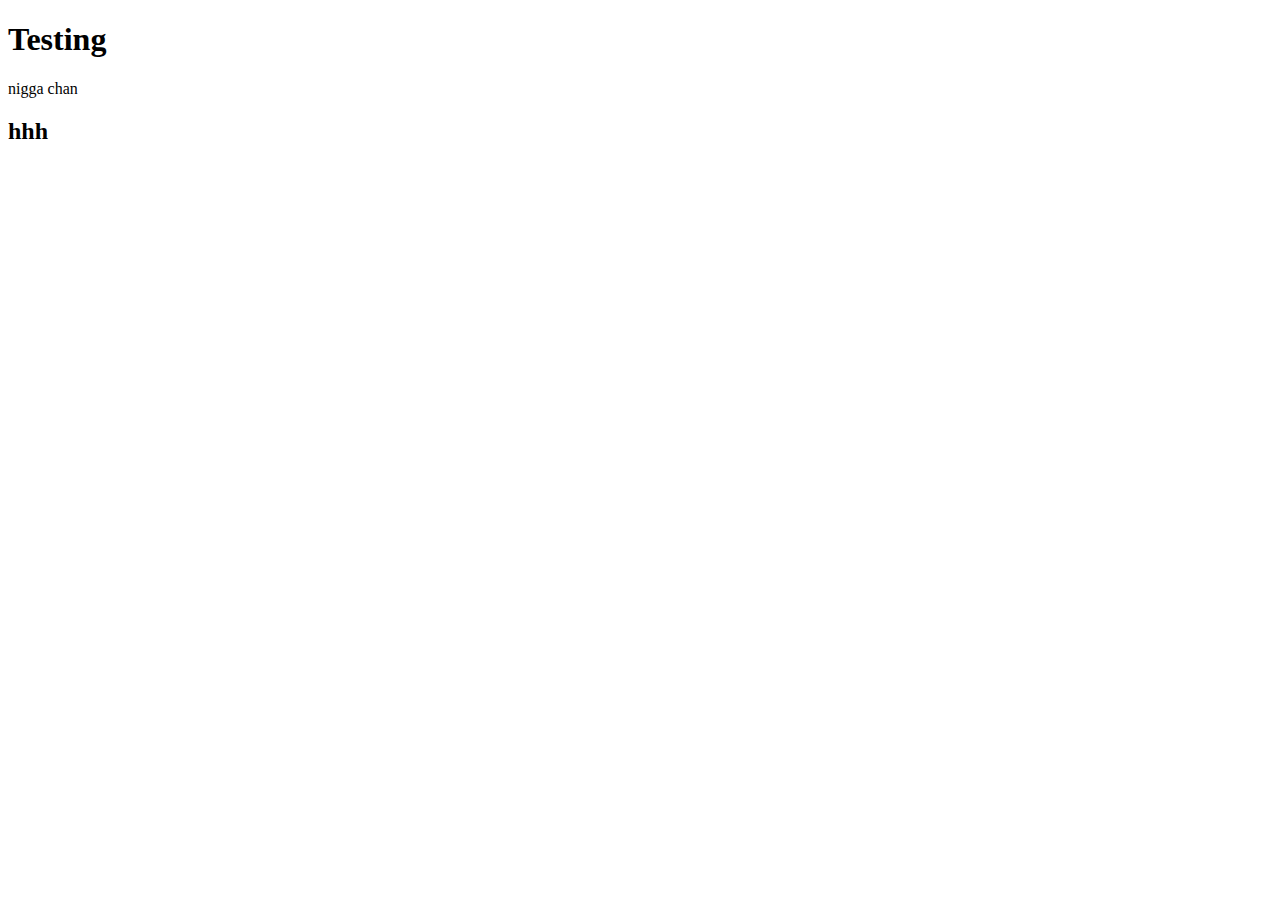
<file: O2_HTML_Fundamentals/Css Grid.html>
<!DOCTYPE html>
<html lang="en">
<head>
  <meta charset="UTF-8">
  <meta name="viewport" content="width=device-width, initial-scale=1.0">
  <title>Document</title>
</head>
<body>
  <h1>
    Testing 
  </h1>
  <p>
nigga chan
  </p>

  <h2>
    hhh
  </h2>

  <p>

  </p>


</body>
</html>
</file>
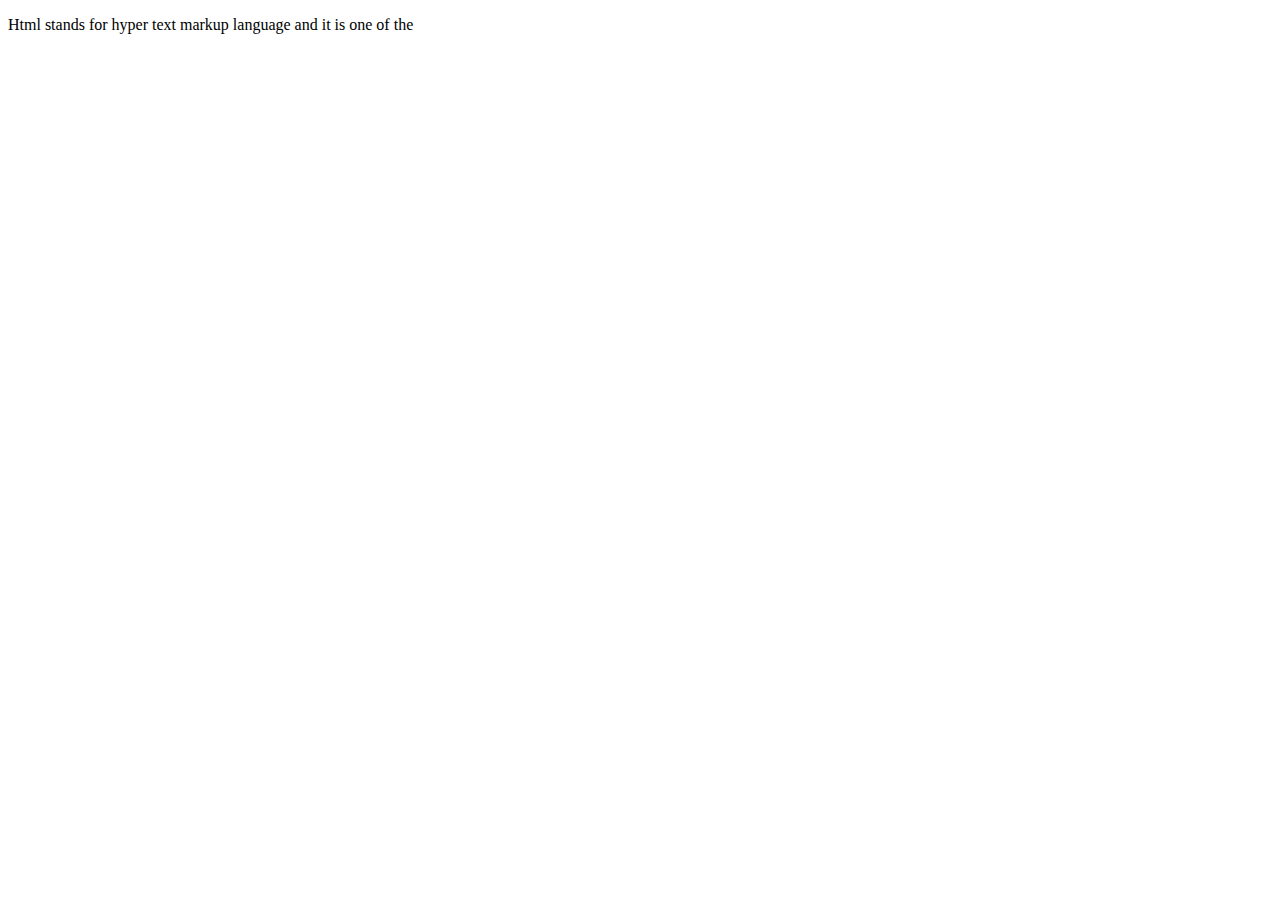
<file: O2_HTML_Fundamentals/O1.html>
<!DOCTYPE html>
<html lang="en">
  <head>
    <meta charset="UTF-8" />
    <meta http-equiv="X-UA-Compatible" content="IE=edge" />
    <meta name="viewport" content="width=device-width, initial-scale=1.0" />
    <title>Document</title>
  </head>
  <body>
    <p>Html stands for hyper text markup language and it is one of the</p>
  </body>
</html>
</file>
<file: 03-CSS_Fundamentals/style.css>
h1{
  color: red;
  font-size: 26px;
  
  text-transform: uppercase;
  /* converts all the letters into alphabets */
  font-style: italic;
}
/* we can create a list of css selectors which have the same css properties and values and we can group them together  */
h1,h2,h3,h4,li,p{
  font-family: sans-serif;
}


h2{
  font-size: 40px;
  
}

p{
  font-size: 22px;
  line-height: 1.5;
  
}

h3{
  font-size: 30px;
  
}

h4{

  font-size: 20px;
  
  text-transform: uppercase;
  text-align: center;

}

li{
  /* here we style the li ie list items not the parent elements like ul or ol  */
 
  /* by default the font-size is 16px as per the browser default settings */
  font-size:20px ;

}

/* by convention the text in the footer section needs to be smaller than the rest of the text in the website or in the document  */
footer p{
  font-size: 16px;
}
/* this way of writing css selectors is known as descendant selectors as the p elements are the children elements of the footer element  */

/* for testing purpose */

/* article header p{
  font-style: italic;
} */

/* not needed */

/* this is not a good robust approach to  */
/* this is known as nested descendant selectors  */
/* we are now encoding more and more html elements in the css 
it is not a good way to write css as if we may the html it will be a problem  */

#author{
  font-style: italic;
  font-size: 18px;

}

/*  # is used for id selector  */

/* we can also assign the elements via classes  */
/* the main difference between id and classes is that we can repeat classes 
whereas in case of id we cannot - ids are used for unique elements only 
whereas when we need to group elements we use classes  */

#copyright{
  font-size: 16px;
  text-align: center;
}

.related_author{
  font-size: 18px;
  font-weight:bold;
}
/* Now the question may come to our mind that we have defined many css rules
so which one will be applied - the short answer is all the css rules will be applied 

PS we will be learning that in the next video :) */

.related{
  list-style: none;
  
}

/* why we rarely use ids and often use classes 
the reason is that ids can be used for only one element wherease we can use 
classes for many different elements . 
and by doing that we are making our code future proof so that whenever we 
want to add something similar to that we can just use the class attribute and put 
the same name and in this way the same styling will be added  */
</file>
<file: starter/04-CSS-Layouts/style.css>
* {
  /* border-top: 10px solid #1098ad; */
  margin: 0;
  padding: 0;
}

/* PAGE SECTIONS */
body {
  color: #444;
  font-family: sans-serif;

  border-top: 10px solid #1098ad;
  position: relative;
}

.container {
  width: 800px;
  /* margin-left: auto;
  margin-right: auto; */
  margin: 0 auto;
}

.main-header {
  background-color: #f7f7f7;
  /* padding: 20px;
  padding-left: 40px;
  padding-right: 40px; */
  padding: 20px 40px;
  margin-bottom: 60px;
  /* height: 80px; */
}

nav {
  font-size: 18px;
  /* text-align: center; */
}

article {
  margin-bottom: 60px;
}

.post-header {
  margin-bottom: 40px;
  /* position: relative; */
}

aside {
  background-color: #f7f7f7;
  border-top: 5px solid #1098ad;
  border-bottom: 5px solid #1098ad;
  /* padding-top: 50px;
  padding-bottom: 50px; */
  padding: 50px 0;
  width: 500px;
}

/* SMALLER ELEMENTS */
h1,
h2,
h3 {
  color: #1098ad;
}

h1 {
  font-size: 26px;
  text-transform: uppercase;
  font-style: italic;
}

h2 {
  font-size: 40px;
  margin-bottom: 30px;
}

h3 {
  font-size: 30px;
  margin-bottom: 20px;
  margin-top: 40px;
}

h4 {
  font-size: 20px;
  text-transform: uppercase;
  text-align: center;
}

p {
  font-size: 22px;
  line-height: 1.5;
  margin-bottom: 15px;
}

ul,
ol {
  margin-left: 50px;
  margin-bottom: 20px;
}

li {
  font-size: 20px;
  margin-bottom: 10px;
  /* display: inline; */
}

li:last-child {
  margin-bottom: 0;
}

/* footer p {
  font-size: 16px;
} */

/* article header p {
  font-style: italic;
} */

#author {
  font-style: italic;
  font-size: 18px;
}

#copyright {
  font-size: 16px;
}

.related-author {
  font-size: 18px;
  font-weight: bold;
}

/* ul {
  list-style: none;
} */

.related {
  list-style: none;
}

body {
  /* background-color: orangered; */
}

/* .first-li {
  font-weight: bold;
} */

li:first-child {
  font-weight: bold;
}

li:last-child {
  font-style: italic;
}

li:nth-child(even) {
  /* color: red; */
}

/* Misconception: this won't work! */
article p:first-child {
  color: red;
}

/* Styling links */
a:link {
  color: #1098ad;
  text-decoration: none;
}

a:visited {
  /* color: #777; */
  color: #1098ad;
}

a:hover {
  color: orangered;
  font-weight: bold;
  text-decoration: underline orangered;
}

a:active {
  background-color: black;
  font-style: italic;
}
/* LVHA */

.post-img {
  width: 100%;
  height: auto;
}

nav a:link {
  /* background-color: orangered;
  margin: 20px;
  padding: 20px;

  display: block; */

  margin-right: 30px;
  margin-top: 10px;
  display: inline-block;
}

nav a:link:last-child {
  margin-right: 0;
}

button {
  font-size: 22px;
  padding: 20px;
  cursor: pointer;

  position: absolute;
  /* top: 50px;
  left: 50px; */
  bottom: 50px;
  right: 50px;
}

h1::first-letter {
  font-style: normal;
  margin-right: 5px;
}

h3 + p::first-line {
  /* color: red; */
}

h2 {
  /* background-color: orange; */
  position: relative;
}

h2::before {
  content: "TOP";
  background-color: #ffe70e;
  color: #444;
  font-size: 16px;
  font-weight: bold;
  display: inline-block;
  padding: 5px 10px;
  position: absolute;
  top: -10px;
  right: -25px;
}

/* Resolving conflicts */
/* #copyright {
  color: red;
}

.copyright {
  color: blue;
}

.text {
  color: yellow;
}

footer p {
  color: green !important;
} */

/* nav a:link,
nav p {
  font-size: 18px;
} */
</file>
<file: starter/05-Design/style.css>
/*
SPACING SYSTEM (px)
2 / 4 / 8 / 12 / 16 / 24 / 32 / 48 / 64 / 80 / 96 / 128

FONT SIZE SYSTEM (px)
10 / 12 / 14 / 16 / 18 / 20 / 24 / 30 / 36 / 44 / 52 / 62 / 74 / 86 / 98
*/

* {
  margin: 0;
  padding: 0;
  box-sizing: border-box;
}

/* ------------------------ */
/* GENERAL STYLES */
/* ------------------------ */
body {
  font-family: sans-serif;
}

.container {
  width: 960px;
  margin: 0 auto;
}

header,
section {
  margin-bottom: 48px;
}

h2 {
  margin-bottom: 48px;
}

.grid-3-cols {
  display: grid;
  grid-template-columns: repeat(3, 1fr);
  column-gap: 80px;
}

/* ------------------------ */
/* COMPONENT STYLES */
/* ------------------------ */

/* HEADER */
header {
  display: grid;
  grid-template-columns: repeat(2, 1fr);
  column-gap: 80px;
  margin-top: 48px;
}

.header-text-box {
  align-self: center;
}

h1 {
  margin-bottom: 24px;
}

.header-text {
  margin-bottom: 24px;
}

img {
  width: 100%;
}

/* FEATURES */
.features-icon {
}

.features-title {
  margin-bottom: 16px;
}

.features-text {
}

/* TESTIMONIAL */
.testimonial-section {
}

.testimonial-box {
  grid-column: 2 / -1;
  align-self: center;
}

.testimonial-box h2 {
  margin-bottom: 24px;
}

.testimonial-text {
  font-style: italic;
  margin-bottom: 24px;
}

/* CHAIRS */
.chair-box {
  padding: 24px;
}

h3 {
  margin-bottom: 24px;
}

.chair-details {
  list-style: none;
  margin-bottom: 24px;
}

.chair-details li {
  display: flex;
  align-items: center;
  gap: 12px;
  margin-bottom: 24px;
}

.chair-details li:last-child {
  margin-bottom: 0;
}

.chair-icon {
}

.chair-price {
  display: flex;
  justify-content: space-between;
}

footer {
  margin-bottom: 48px;
}
</file>
